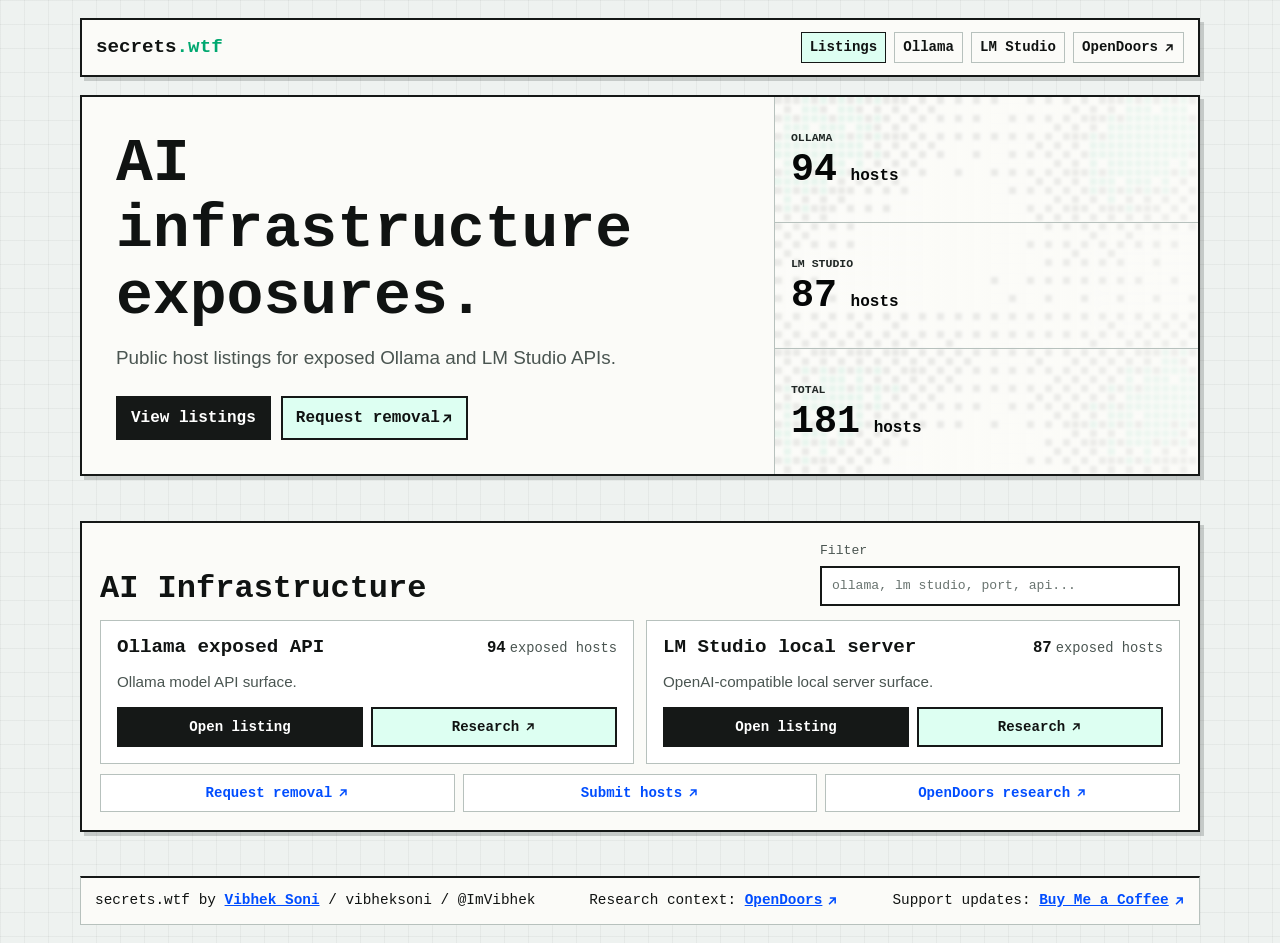
<file: index.html>
<!doctype html>
<html lang="en">
<head>
    <meta charset="utf-8">
    <meta name="viewport" content="width=device-width, initial-scale=1">
    <title>secrets.wtf | AI Infrastructure Exposure Listings</title>
    <meta name="title" content="secrets.wtf | AI Infrastructure Exposure Listings">
    <meta name="description" content="secrets.wtf indexes public exposure listings for Ollama and LM Studio AI infrastructure, with host inventories and model observations.">
    <meta name="author" content="Vibhek Soni">
    <meta name="creator" content="Vibhek Soni">
    <meta name="publisher" content="Vibhek Soni">
    <meta name="robots" content="index, follow, max-image-preview:large">
    <meta name="application-name" content="secrets.wtf">
    <meta name="apple-mobile-web-app-title" content="secrets.wtf">
    <meta name="theme-color" content="#0b0f0f">
    <link rel="canonical" href="https://secrets.wtf/">
    <link rel="alternate" hreflang="en" href="https://secrets.wtf/">
    <link rel="alternate" hreflang="en-US" href="https://secrets.wtf/">
    <link rel="alternate" hreflang="x-default" href="https://secrets.wtf/">
    <link rel="author" href="https://vibheksoni.com/">
    <link rel="manifest" href="/site.webmanifest">
    <link rel="icon" href="/assets/favicon.svg" type="image/svg+xml">
    <link rel="image_src" href="https://secrets.wtf/assets/secrets-wtf-social.png">
    <link rel="me" href="https://vibheksoni.com/">
    <link rel="me" href="https://opendoors.wtf/">
    <link rel="me" href="https://github.com/vibheksoni">
    <link rel="me" href="https://x.com/ImVibhek">
    <link rel="me" href="https://www.linkedin.com/in/vibheksoni/">
    <link rel="me" href="https://www.instagram.com/nyc.vibhek/">
    <link rel="me" href="https://deepwiki.com/vibheksoni">
    <link rel="me" href="https://buymeacoffee.com/vibheksoni">
    <meta property="og:type" content="website">
    <meta property="og:url" content="https://secrets.wtf/">
    <meta property="og:title" content="secrets.wtf | AI Infrastructure Exposure Listings">
    <meta property="og:description" content="Public exposure listings for Ollama and LM Studio AI infrastructure hosts, with host inventories and model observations.">
    <meta property="og:image" content="https://secrets.wtf/assets/secrets-wtf-social.png">
    <meta property="og:image:secure_url" content="https://secrets.wtf/assets/secrets-wtf-social.png">
    <meta property="og:image:type" content="image/png">
    <meta property="og:image:width" content="1200">
    <meta property="og:image:height" content="630">
    <meta property="og:image:alt" content="secrets.wtf public exposure listings for AI infrastructure by Vibhek Soni">
    <meta property="og:site_name" content="secrets.wtf">
    <meta property="og:locale" content="en_US">
    <meta name="twitter:card" content="summary_large_image">
    <meta name="twitter:title" content="secrets.wtf | AI Infrastructure Exposure Listings">
    <meta name="twitter:description" content="Public exposure listings for Ollama and LM Studio AI infrastructure hosts, with host inventories and model observations.">
    <meta name="twitter:image" content="https://secrets.wtf/assets/secrets-wtf-social.png">
    <meta name="twitter:image:alt" content="secrets.wtf public exposure listings for AI infrastructure by Vibhek Soni">
    <meta name="twitter:creator" content="@ImVibhek">
    <meta name="twitter:site" content="@ImVibhek">
    <meta name="twitter:url" content="https://secrets.wtf/">
    <meta name="twitter:domain" content="secrets.wtf">
    <link rel="stylesheet" href="/styles/main.css">
    <script type="application/ld+json">
    {
        "@context": "https://schema.org",
        "@graph": [
            {
                "@type": "WebSite",
                "@id": "https://secrets.wtf/#website",
                "name": "secrets.wtf",
                "url": "https://secrets.wtf/",
                "description": "Public exposure listings for Ollama and LM Studio AI infrastructure hosts.",
                "inLanguage": "en-US",
                "image": "https://secrets.wtf/assets/secrets-wtf-social.png",
                "dateModified": "2026-06-20",
                "copyrightYear": "2026",
                "copyrightHolder": {
                    "@id": "https://vibheksoni.com/#vibhek-soni"
                },
                "creator": {
                    "@id": "https://vibheksoni.com/#vibhek-soni"
                },
                "publisher": {
                    "@id": "https://vibheksoni.com/#vibhek-soni"
                }
            },
            {
                "@type": ["WebPage", "CollectionPage"],
                "@id": "https://secrets.wtf/#webpage",
                "url": "https://secrets.wtf/",
                "name": "secrets.wtf | AI Infrastructure Exposure Listings",
                "description": "Public exposure listings for Ollama and LM Studio AI infrastructure hosts.",
                "inLanguage": "en-US",
                "dateModified": "2026-06-20",
                "isAccessibleForFree": true,
                "primaryImageOfPage": {
                    "@type": "ImageObject",
                    "url": "https://secrets.wtf/assets/secrets-wtf-social.png",
                    "width": 1200,
                    "height": 630,
                    "caption": "secrets.wtf AI infrastructure exposure listings"
                },
                "isPartOf": {
                    "@id": "https://secrets.wtf/#website"
                },
                "mainEntity": {
                    "@id": "https://secrets.wtf/#catalog"
                }
            },
            {
                "@type": "DataCatalog",
                "@id": "https://secrets.wtf/#catalog",
                "name": "secrets.wtf AI infrastructure exposure listings",
                "description": "Public exposure listings for Ollama and LM Studio AI infrastructure hosts.",
                "url": "https://secrets.wtf/",
                "inLanguage": "en-US",
                "image": "https://secrets.wtf/assets/secrets-wtf-social.png",
                "about": [
                    {
                        "@type": "Thing",
                        "name": "AI infrastructure"
                    },
                    {
                        "@type": "Thing",
                        "name": "Ollama"
                    },
                    {
                        "@type": "Thing",
                        "name": "LM Studio"
                    },
                    {
                        "@type": "Thing",
                        "name": "OpenAI-compatible APIs"
                    },
                    {
                        "@type": "Thing",
                        "name": "Public API exposure"
                    }
                ],
                "keywords": [
                    "AI infrastructure exposure",
                    "Ollama exposed API",
                    "LM Studio server exposure",
                    "OpenAI-compatible API",
                    "public exposure intelligence"
                ],
                "creator": {
                    "@id": "https://vibheksoni.com/#vibhek-soni"
                },
                "publisher": {
                    "@id": "https://vibheksoni.com/#vibhek-soni"
                },
                "dateModified": "2026-06-20",
                "isAccessibleForFree": true,
                "dataset": [
                    {
                        "@id": "https://secrets.wtf/listings/ollama/#dataset"
                    },
                    {
                        "@id": "https://secrets.wtf/listings/lm-studio/#dataset"
                    }
                ]
            },
            {
                "@type": "ItemList",
                "@id": "https://secrets.wtf/#ai-infra-listings",
                "name": "AI infrastructure exposure listings",
                "url": "https://secrets.wtf/#ai-infra",
                "numberOfItems": 2,
                "itemListElement": [
                    {
                        "@type": "ListItem",
                        "position": 1,
                        "url": "https://secrets.wtf/listings/ollama/",
                        "name": "Ollama exposed API"
                    },
                    {
                        "@type": "ListItem",
                        "position": 2,
                        "url": "https://secrets.wtf/listings/lm-studio/",
                        "name": "LM Studio local server"
                    }
                ]
            },
            {
                "@type": "Person",
                "@id": "https://vibheksoni.com/#vibhek-soni",
                "name": "Vibhek Soni",
                "alternateName": ["vibheksoni", "VibhekSoni", "ImVibhek"],
                "url": "https://vibheksoni.com/",
                "image": "https://vibheksoni.com/vibhek-soni-profile.jpg",
                "description": "Vibhek Soni, also known as vibheksoni and ImVibhek, is a New York backend systems builder focused on AI infrastructure, security research, browser automation, protocol analysis, MCP tooling, Python, Rust, and Go.",
                "mainEntityOfPage": {
                    "@id": "https://vibheksoni.com/#profile"
                },
                "hasOccupation": {
                    "@type": "Occupation",
                    "name": "Backend Systems Builder",
                    "description": "Backend systems, AI infrastructure, developer tooling, and security research."
                },
                "workLocation": {
                    "@type": "Place",
                    "name": "New York, NY"
                },
                "sameAs": [
                    "https://vibheksoni.com/",
                    "https://github.com/vibheksoni",
                    "https://x.com/ImVibhek",
                    "https://www.linkedin.com/in/vibheksoni/",
                    "https://www.instagram.com/nyc.vibhek/",
                    "https://opendoors.wtf/",
                    "https://deepwiki.com/vibheksoni",
                    "https://buymeacoffee.com/vibheksoni"
                ],
                "knowsAbout": [
                    "AI infrastructure",
                    "Security research",
                    "Backend systems",
                    "Browser automation",
                    "Protocol analysis",
                    "MCP tooling",
                    "Public exposure intelligence",
                    "Python",
                    "Rust",
                    "Go"
                ]
            }
        ]
    }
    </script>
</head>
<body>
    <header class="site-header">
        <a class="brand" href="/" aria-label="secrets.wtf home">
            <span class="brand-mark">secrets</span><span class="brand-dot">.wtf</span>
        </a>
        <nav aria-label="Primary" data-site-nav>
            <a href="/#ai-infra">Listings</a>
            <a href="/listings/ollama/">Ollama</a>
            <a href="/listings/lm-studio/">LM Studio</a>
            <a href="https://opendoors.wtf/" rel="me noopener" target="_blank">OpenDoors<svg class="external-icon" viewBox="0 0 16 16" aria-hidden="true" focusable="false"><path d="M5 3h8v8h-2V6.41l-6.3 6.3-1.4-1.42L9.59 5H5V3z"></path></svg></a>
        </nav>
    </header>

    <main>
        <section class="index-hero" aria-labelledby="hero-title">
            <div class="hero-cta">
                <h1 id="hero-title">AI infrastructure exposures.</h1>
                <p>
                    Public host listings for exposed Ollama and LM Studio APIs.
                </p>
                <div class="hero-actions">
                    <a class="button" href="#ai-infra">View listings</a>
                    <a class="button secondary" href="https://github.com/vibheksoni/secrets-wtf/issues/new/choose" rel="noopener" target="_blank">Request removal<svg class="external-icon" viewBox="0 0 16 16" aria-hidden="true" focusable="false"><path d="M5 3h8v8h-2V6.41l-6.3 6.3-1.4-1.42L9.59 5H5V3z"></path></svg></a>
                </div>
            </div>
            <div class="hero-visual" aria-label="Current exposure index totals">
                <canvas
                    class="dither-canvas"
                    data-dither-canvas
                    data-cell-size="9"
                    data-min-speed="0.0009"
                    data-max-speed="0.0032"
                    data-noise="0.28"
                    data-active-noise="0.48"
                    data-pointer-influence="0.62"
                    data-scroll-influence="0.28"
                    data-accent="#00a870"
                    data-ink="#101312"
                    data-bg="#fbfbf8"
                    aria-hidden="true"></canvas>
                <div class="index-stats">
                    <div>
                        <span>Ollama</span>
                        <strong><span data-live-count="ollama">94</span> hosts</strong>
                    </div>
                    <div>
                        <span>LM Studio</span>
                        <strong><span data-live-count="lmstudio">87</span> hosts</strong>
                    </div>
                    <div>
                        <span>Total</span>
                        <strong><span data-live-count="total">181</span> hosts</strong>
                    </div>
                </div>
            </div>
        </section>

        <section id="ai-infra" class="section compact-section index-workbench">
            <div class="section-head">
                <div>
                    <h2>AI Infrastructure</h2>
                </div>
                <label class="search-box">
                    <span>Filter</span>
                    <input id="listing-filter" type="search" placeholder="ollama, lm studio, port, api..." autocomplete="off">
                </label>
            </div>

            <div class="listing-table" id="listing-grid">
                <article class="listing-row" data-name="ollama" data-tags="ai-infra local-llm model-api port-11434 host-inventory">
                    <div class="row-main">
                        <div class="row-title">
                            <h3>Ollama exposed API</h3>
                            <span><strong data-live-count="ollama">94</strong> exposed hosts</span>
                        </div>
                        <p>Ollama model API surface.</p>
                    </div>
                    <div class="row-actions">
                        <a class="button small" href="/listings/ollama/">Open listing</a>
                        <a class="button small secondary" href="https://opendoors.wtf/blog/ollama-api-security/" rel="me noopener" target="_blank">Research<svg class="external-icon" viewBox="0 0 16 16" aria-hidden="true" focusable="false"><path d="M5 3h8v8h-2V6.41l-6.3 6.3-1.4-1.42L9.59 5H5V3z"></path></svg></a>
                    </div>
                </article>

                <article class="listing-row" data-name="lm studio" data-tags="ai-infra local-llm openai-compatible port-1234 host-inventory">
                    <div class="row-main">
                        <div class="row-title">
                            <h3>LM Studio local server</h3>
                            <span><strong data-live-count="lmstudio">87</strong> exposed hosts</span>
                        </div>
                        <p>OpenAI-compatible local server surface.</p>
                    </div>
                    <div class="row-actions">
                        <a class="button small" href="/listings/lm-studio/">Open listing</a>
                        <a class="button small secondary" href="https://opendoors.wtf/blog/lmstudio-api-security/" rel="me noopener" target="_blank">Research<svg class="external-icon" viewBox="0 0 16 16" aria-hidden="true" focusable="false"><path d="M5 3h8v8h-2V6.41l-6.3 6.3-1.4-1.42L9.59 5H5V3z"></path></svg></a>
                    </div>
                </article>
            </div>
            <div class="listing-actions" aria-label="Contribute or request cleanup">
                <a href="https://github.com/vibheksoni/secrets-wtf/issues/new/choose" rel="noopener" target="_blank">Request removal<svg class="external-icon" viewBox="0 0 16 16" aria-hidden="true" focusable="false"><path d="M5 3h8v8h-2V6.41l-6.3 6.3-1.4-1.42L9.59 5H5V3z"></path></svg></a>
                <a href="https://github.com/vibheksoni/secrets-wtf/pulls" rel="noopener" target="_blank">Submit hosts<svg class="external-icon" viewBox="0 0 16 16" aria-hidden="true" focusable="false"><path d="M5 3h8v8h-2V6.41l-6.3 6.3-1.4-1.42L9.59 5H5V3z"></path></svg></a>
                <a href="https://opendoors.wtf/" rel="me noopener" target="_blank">OpenDoors research<svg class="external-icon" viewBox="0 0 16 16" aria-hidden="true" focusable="false"><path d="M5 3h8v8h-2V6.41l-6.3 6.3-1.4-1.42L9.59 5H5V3z"></path></svg></a>
            </div>
            <p class="empty-state" id="empty-state" hidden>No matching listings yet.</p>
        </section>
    </main>

    <footer>
        <span>secrets.wtf by <a href="https://vibheksoni.com/" rel="me author">Vibhek Soni</a> / vibheksoni / @ImVibhek</span>
        <span>Research context: <a href="https://opendoors.wtf/" rel="me noopener" target="_blank">OpenDoors<svg class="external-icon" viewBox="0 0 16 16" aria-hidden="true" focusable="false"><path d="M5 3h8v8h-2V6.41l-6.3 6.3-1.4-1.42L9.59 5H5V3z"></path></svg></a></span>
        <span>Support updates: <a href="https://buymeacoffee.com/vibheksoni" rel="me noopener" target="_blank">Buy Me a Coffee<svg class="external-icon" viewBox="0 0 16 16" aria-hidden="true" focusable="false"><path d="M5 3h8v8h-2V6.41l-6.3 6.3-1.4-1.42L9.59 5H5V3z"></path></svg></a></span>
    </footer>

    <script src="/js/site-nav.js"></script>
    <script src="/js/main.js"></script>
</body>
</html>
</file>
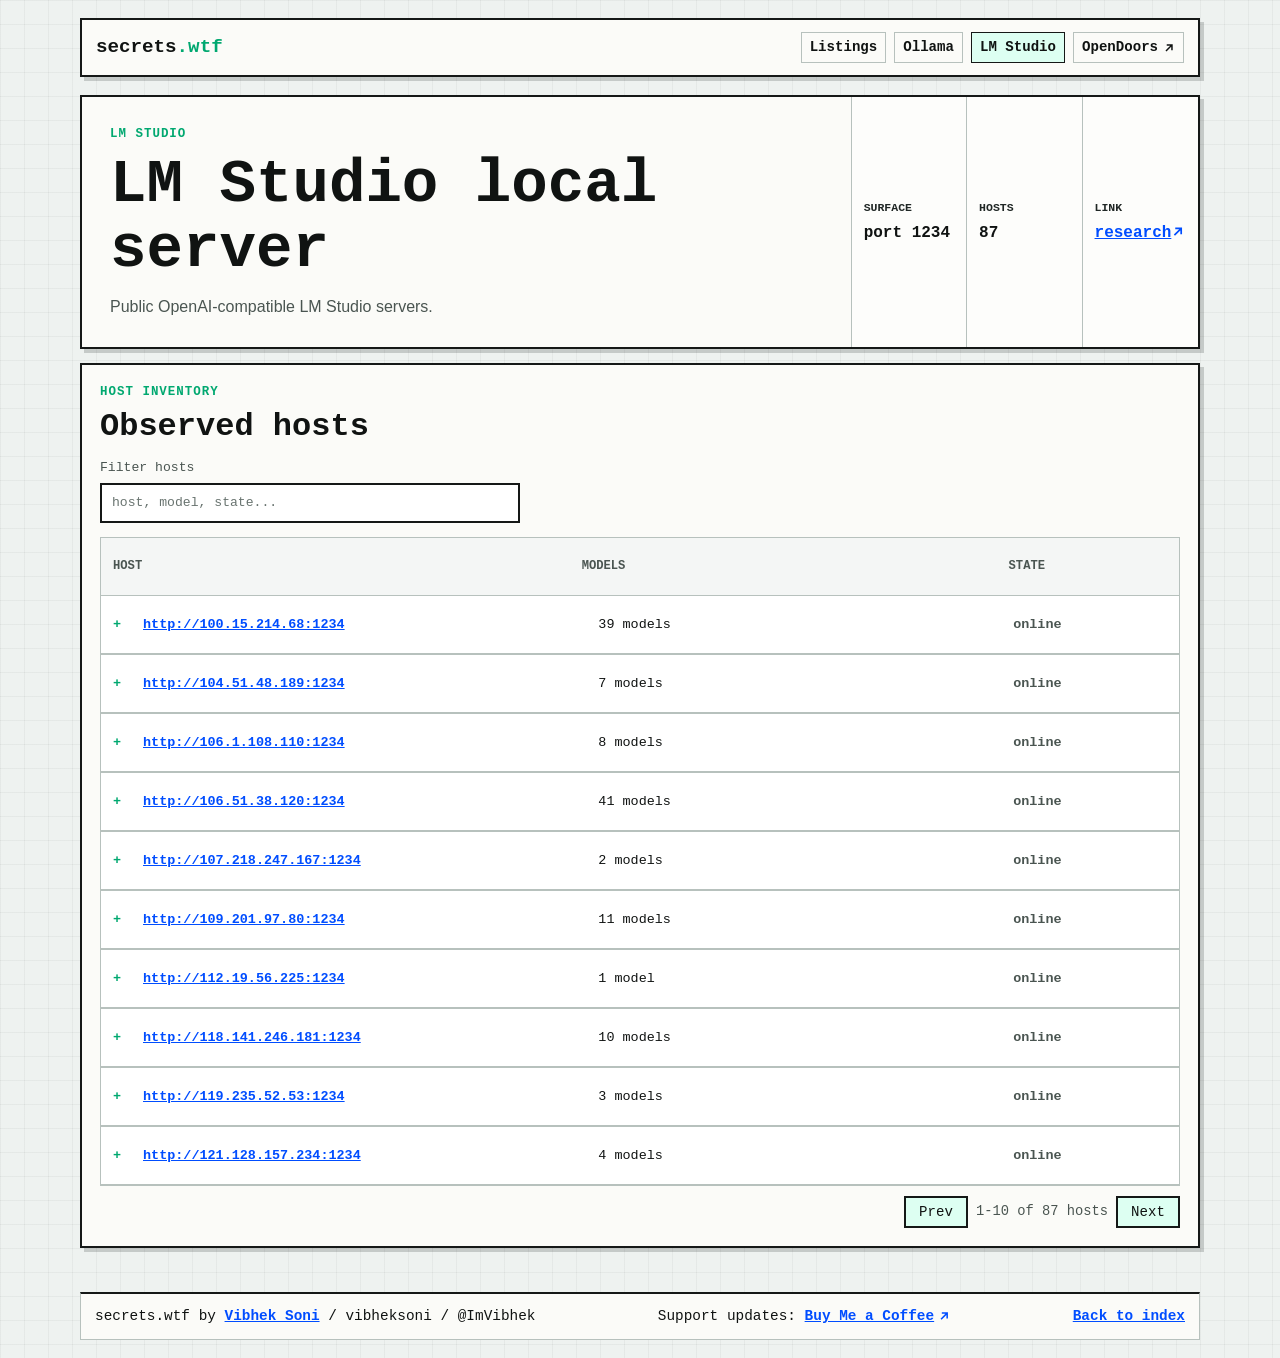
<file: listings/lm-studio/index.html>
<!doctype html>
<html lang="en">
<head>
    <meta charset="utf-8">
    <meta name="viewport" content="width=device-width, initial-scale=1">
    <title>LM Studio Local Server Exposure | secrets.wtf</title>
    <meta name="title" content="LM Studio Local Server Exposure | secrets.wtf">
    <meta name="description" content="Public LM Studio server exposure listing with host rows and observed models.">
    <meta name="author" content="Vibhek Soni">
    <meta name="creator" content="Vibhek Soni">
    <meta name="publisher" content="Vibhek Soni">
    <meta name="robots" content="index, follow, max-image-preview:large">
    <meta name="application-name" content="secrets.wtf">
    <meta name="apple-mobile-web-app-title" content="secrets.wtf">
    <meta name="theme-color" content="#0b0f0f">
    <link rel="canonical" href="https://secrets.wtf/listings/lm-studio/">
    <link rel="alternate" hreflang="en" href="https://secrets.wtf/listings/lm-studio/">
    <link rel="alternate" hreflang="en-US" href="https://secrets.wtf/listings/lm-studio/">
    <link rel="alternate" hreflang="x-default" href="https://secrets.wtf/listings/lm-studio/">
    <link rel="author" href="https://vibheksoni.com/">
    <link rel="manifest" href="/site.webmanifest">
    <link rel="icon" href="/assets/favicon.svg" type="image/svg+xml">
    <link rel="image_src" href="https://secrets.wtf/assets/secrets-wtf-social.png">
    <link rel="me" href="https://vibheksoni.com/">
    <link rel="me" href="https://opendoors.wtf/">
    <link rel="me" href="https://github.com/vibheksoni">
    <link rel="me" href="https://x.com/ImVibhek">
    <link rel="me" href="https://www.linkedin.com/in/vibheksoni/">
    <link rel="me" href="https://www.instagram.com/nyc.vibhek/">
    <link rel="me" href="https://deepwiki.com/vibheksoni">
    <link rel="me" href="https://buymeacoffee.com/vibheksoni">
    <meta property="og:type" content="website">
    <meta property="og:url" content="https://secrets.wtf/listings/lm-studio/">
    <meta property="og:title" content="LM Studio Local Server Exposure | secrets.wtf">
    <meta property="og:description" content="Public LM Studio server exposure listing with host rows and observed models.">
    <meta property="og:image" content="https://secrets.wtf/assets/secrets-wtf-social.png">
    <meta property="og:image:secure_url" content="https://secrets.wtf/assets/secrets-wtf-social.png">
    <meta property="og:image:type" content="image/png">
    <meta property="og:image:width" content="1200">
    <meta property="og:image:height" content="630">
    <meta property="og:image:alt" content="secrets.wtf public exposure listing for LM Studio servers">
    <meta property="og:site_name" content="secrets.wtf">
    <meta property="og:locale" content="en_US">
    <meta name="twitter:card" content="summary_large_image">
    <meta name="twitter:title" content="LM Studio Local Server Exposure | secrets.wtf">
    <meta name="twitter:description" content="Public LM Studio server exposure listing with host rows and observed models.">
    <meta name="twitter:image" content="https://secrets.wtf/assets/secrets-wtf-social.png">
    <meta name="twitter:image:alt" content="secrets.wtf public exposure listing for LM Studio servers">
    <meta name="twitter:creator" content="@ImVibhek">
    <meta name="twitter:site" content="@ImVibhek">
    <meta name="twitter:url" content="https://secrets.wtf/listings/lm-studio/">
    <meta name="twitter:domain" content="secrets.wtf">
    <link rel="stylesheet" href="/styles/main.css">
    <script type="application/ld+json">
    {
        "@context": "https://schema.org",
        "@graph": [
            {
                "@type": ["WebPage", "CollectionPage"],
                "@id": "https://secrets.wtf/listings/lm-studio/#webpage",
                "url": "https://secrets.wtf/listings/lm-studio/",
                "name": "LM Studio Local Server Exposure | secrets.wtf",
                "description": "Public LM Studio server exposure listing with host rows and observed models.",
                "inLanguage": "en-US",
                "dateModified": "2026-06-20",
                "isAccessibleForFree": true,
                "primaryImageOfPage": {
                    "@type": "ImageObject",
                    "url": "https://secrets.wtf/assets/secrets-wtf-social.png",
                    "width": 1200,
                    "height": 630,
                    "caption": "secrets.wtf public exposure listing for LM Studio servers"
                },
                "isPartOf": {
                    "@id": "https://secrets.wtf/#website"
                },
                "mainEntity": {
                    "@id": "https://secrets.wtf/listings/lm-studio/#dataset"
                }
            },
            {
                "@type": "Dataset",
                "@id": "https://secrets.wtf/listings/lm-studio/#dataset",
                "name": "LM Studio exposed local server hosts",
                "description": "Public LM Studio server exposure listing with host rows and observed models.",
                "url": "https://secrets.wtf/listings/lm-studio/",
                "mainEntityOfPage": {
                    "@id": "https://secrets.wtf/listings/lm-studio/#webpage"
                },
                "includedInDataCatalog": {
                    "@id": "https://secrets.wtf/#catalog"
                },
                "creator": {
                    "@id": "https://vibheksoni.com/#vibhek-soni"
                },
                "publisher": {
                    "@id": "https://vibheksoni.com/#vibhek-soni"
                },
                "keywords": ["LM Studio", "AI infrastructure", "public exposure", "OpenAI-compatible API", "port 1234"],
                "about": [
                    {
                        "@type": "Thing",
                        "name": "LM Studio"
                    },
                    {
                        "@type": "Thing",
                        "name": "AI infrastructure"
                    },
                    {
                        "@type": "Thing",
                        "name": "OpenAI-compatible API exposure"
                    }
                ],
                "image": "https://secrets.wtf/assets/secrets-wtf-social.png",
                "citation": "https://opendoors.wtf/blog/lmstudio-api-security/",
                "measurementTechnique": "Public host inventory and model observations",
                "variableMeasured": [
                    "host endpoint",
                    "model list response",
                    "observed availability state"
                ],
                "isAccessibleForFree": true,
                "dateModified": "2026-06-20",
                "copyrightYear": "2026",
                "copyrightHolder": {
                    "@id": "https://vibheksoni.com/#vibhek-soni"
                },
                "distribution": {
                    "@type": "DataDownload",
                    "encodingFormat": "application/json",
                    "contentUrl": "https://secrets.wtf/data/hosts/lmstudio.json"
                }
            },
            {
                "@type": "BreadcrumbList",
                "@id": "https://secrets.wtf/listings/lm-studio/#breadcrumbs",
                "itemListElement": [
                    {
                        "@type": "ListItem",
                        "position": 1,
                        "name": "secrets.wtf",
                        "item": "https://secrets.wtf/"
                    },
                    {
                        "@type": "ListItem",
                        "position": 2,
                        "name": "LM Studio local server",
                        "item": "https://secrets.wtf/listings/lm-studio/"
                    }
                ]
            },
            {
                "@type": "Person",
                "@id": "https://vibheksoni.com/#vibhek-soni",
                "name": "Vibhek Soni",
                "alternateName": ["vibheksoni", "VibhekSoni", "ImVibhek"],
                "url": "https://vibheksoni.com/",
                "image": "https://vibheksoni.com/vibhek-soni-profile.jpg",
                "description": "Vibhek Soni, also known as vibheksoni and ImVibhek, is a New York backend systems builder focused on AI infrastructure, security research, browser automation, protocol analysis, MCP tooling, Python, Rust, and Go.",
                "mainEntityOfPage": {
                    "@id": "https://vibheksoni.com/#profile"
                },
                "hasOccupation": {
                    "@type": "Occupation",
                    "name": "Backend Systems Builder"
                },
                "workLocation": {
                    "@type": "Place",
                    "name": "New York, NY"
                },
                "sameAs": [
                    "https://vibheksoni.com/",
                    "https://github.com/vibheksoni",
                    "https://x.com/ImVibhek",
                    "https://www.linkedin.com/in/vibheksoni/",
                    "https://www.instagram.com/nyc.vibhek/",
                    "https://opendoors.wtf/",
                    "https://deepwiki.com/vibheksoni",
                    "https://buymeacoffee.com/vibheksoni"
                ],
                "knowsAbout": [
                    "AI infrastructure",
                    "Security research",
                    "Backend systems",
                    "Browser automation",
                    "Protocol analysis",
                    "MCP tooling",
                    "Public exposure intelligence",
                    "Python",
                    "Rust",
                    "Go"
                ]
            }
        ]
    }
    </script>
</head>
<body>
    <header class="site-header">
        <a class="brand" href="/" aria-label="secrets.wtf home">
            <span class="brand-mark">secrets</span><span class="brand-dot">.wtf</span>
        </a>
        <nav aria-label="Primary" data-site-nav>
            <a href="/#ai-infra">Listings</a>
            <a href="/listings/ollama/">Ollama</a>
            <a href="/listings/lm-studio/">LM Studio</a>
            <a href="https://opendoors.wtf/" rel="me noopener" target="_blank">OpenDoors<svg class="external-icon" viewBox="0 0 16 16" aria-hidden="true" focusable="false"><path d="M5 3h8v8h-2V6.41l-6.3 6.3-1.4-1.42L9.59 5H5V3z"></path></svg></a>
        </nav>
    </header>

    <main>
        <section class="listing-detail">
            <div class="detail-title">
                <p class="eyebrow">LM Studio</p>
                <h1>LM Studio local server</h1>
                <p>
                    Public OpenAI-compatible LM Studio servers.
                </p>
            </div>
            <aside class="detail-summary" aria-label="Listing summary">
                <div>
                    <span>surface</span>
                    <strong>port 1234</strong>
                </div>
                <div>
                    <span>hosts</span>
                    <strong>87</strong>
                </div>
                <div>
                    <span>link</span>
                    <strong><a href="https://opendoors.wtf/blog/lmstudio-api-security/" rel="me noopener" target="_blank">research<svg class="external-icon" viewBox="0 0 16 16" aria-hidden="true" focusable="false"><path d="M5 3h8v8h-2V6.41l-6.3 6.3-1.4-1.42L9.59 5H5V3z"></path></svg></a></strong>
                </div>
            </aside>
        </section>

        <section class="section compact-section">
            <p class="eyebrow">host inventory</p>
            <h2>Observed hosts</h2>
            <div class="table-controls">
                <label class="search-box">
                    <span>Filter hosts</span>
                    <input id="host-filter" type="search" placeholder="host, model, state..." autocomplete="off">
                </label>
            </div>
            <div class="host-table" id="host-table" data-service="lmstudio" data-hosts="/data/hosts/lmstudio.json" data-page-size="10">
                <div class="host-row host-head">
                    <span>host</span>
                    <span>models</span>
                    <span>state</span>
                </div>
            </div>
        </section>
    </main>

    <footer>
        <span>secrets.wtf by <a href="https://vibheksoni.com/" rel="me author">Vibhek Soni</a> / vibheksoni / @ImVibhek</span>
        <span>Support updates: <a href="https://buymeacoffee.com/vibheksoni" rel="me noopener" target="_blank">Buy Me a Coffee<svg class="external-icon" viewBox="0 0 16 16" aria-hidden="true" focusable="false"><path d="M5 3h8v8h-2V6.41l-6.3 6.3-1.4-1.42L9.59 5H5V3z"></path></svg></a></span>
        <span><a href="/">Back to index</a></span>
    </footer>
    <script src="/js/site-nav.js"></script>
    <script src="/js/hosts.js"></script>
</body>
</html>
</file>
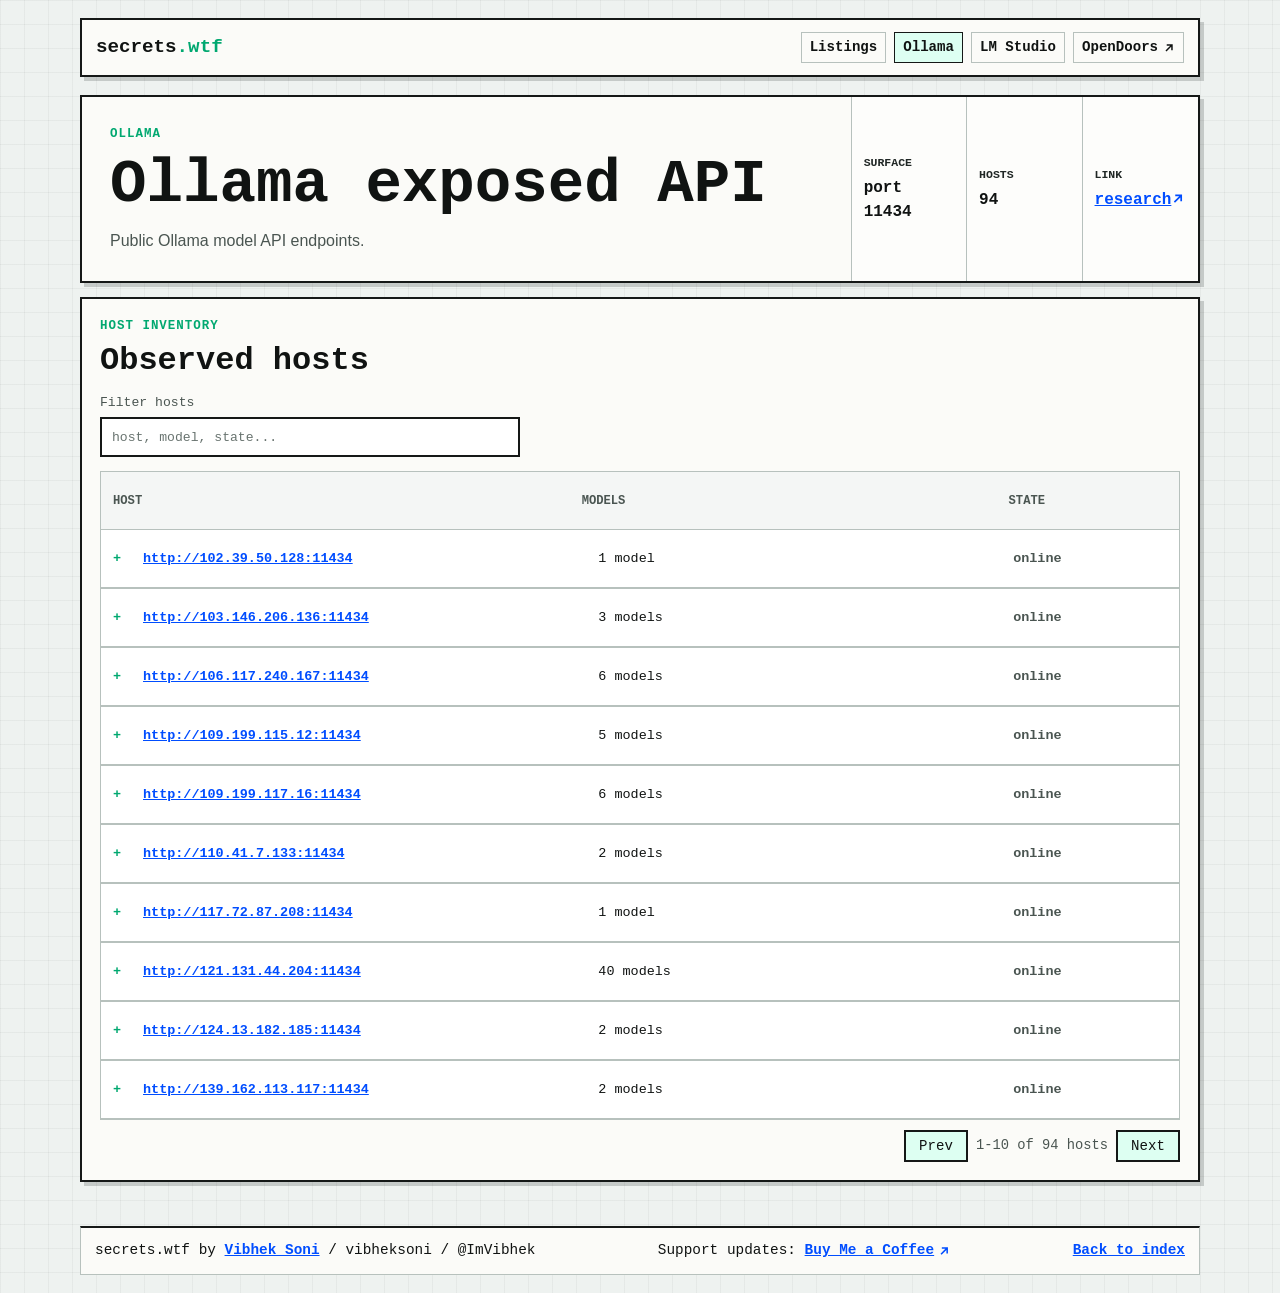
<file: listings/ollama/index.html>
<!doctype html>
<html lang="en">
<head>
    <meta charset="utf-8">
    <meta name="viewport" content="width=device-width, initial-scale=1">
    <title>Ollama Exposed API | secrets.wtf</title>
    <meta name="title" content="Ollama Exposed API | secrets.wtf">
    <meta name="description" content="Public Ollama API exposure listing with host rows and observed models.">
    <meta name="author" content="Vibhek Soni">
    <meta name="creator" content="Vibhek Soni">
    <meta name="publisher" content="Vibhek Soni">
    <meta name="robots" content="index, follow, max-image-preview:large">
    <meta name="application-name" content="secrets.wtf">
    <meta name="apple-mobile-web-app-title" content="secrets.wtf">
    <meta name="theme-color" content="#0b0f0f">
    <link rel="canonical" href="https://secrets.wtf/listings/ollama/">
    <link rel="alternate" hreflang="en" href="https://secrets.wtf/listings/ollama/">
    <link rel="alternate" hreflang="en-US" href="https://secrets.wtf/listings/ollama/">
    <link rel="alternate" hreflang="x-default" href="https://secrets.wtf/listings/ollama/">
    <link rel="author" href="https://vibheksoni.com/">
    <link rel="manifest" href="/site.webmanifest">
    <link rel="icon" href="/assets/favicon.svg" type="image/svg+xml">
    <link rel="image_src" href="https://secrets.wtf/assets/secrets-wtf-social.png">
    <link rel="me" href="https://vibheksoni.com/">
    <link rel="me" href="https://opendoors.wtf/">
    <link rel="me" href="https://github.com/vibheksoni">
    <link rel="me" href="https://x.com/ImVibhek">
    <link rel="me" href="https://www.linkedin.com/in/vibheksoni/">
    <link rel="me" href="https://www.instagram.com/nyc.vibhek/">
    <link rel="me" href="https://deepwiki.com/vibheksoni">
    <link rel="me" href="https://buymeacoffee.com/vibheksoni">
    <meta property="og:type" content="website">
    <meta property="og:url" content="https://secrets.wtf/listings/ollama/">
    <meta property="og:title" content="Ollama Exposed API | secrets.wtf">
    <meta property="og:description" content="Public Ollama API exposure listing with host rows and observed models.">
    <meta property="og:image" content="https://secrets.wtf/assets/secrets-wtf-social.png">
    <meta property="og:image:secure_url" content="https://secrets.wtf/assets/secrets-wtf-social.png">
    <meta property="og:image:type" content="image/png">
    <meta property="og:image:width" content="1200">
    <meta property="og:image:height" content="630">
    <meta property="og:image:alt" content="secrets.wtf public exposure listing for Ollama APIs">
    <meta property="og:site_name" content="secrets.wtf">
    <meta property="og:locale" content="en_US">
    <meta name="twitter:card" content="summary_large_image">
    <meta name="twitter:title" content="Ollama Exposed API | secrets.wtf">
    <meta name="twitter:description" content="Public Ollama API exposure listing with host rows and observed models.">
    <meta name="twitter:image" content="https://secrets.wtf/assets/secrets-wtf-social.png">
    <meta name="twitter:image:alt" content="secrets.wtf public exposure listing for Ollama APIs">
    <meta name="twitter:creator" content="@ImVibhek">
    <meta name="twitter:site" content="@ImVibhek">
    <meta name="twitter:url" content="https://secrets.wtf/listings/ollama/">
    <meta name="twitter:domain" content="secrets.wtf">
    <link rel="stylesheet" href="/styles/main.css">
    <script type="application/ld+json">
    {
        "@context": "https://schema.org",
        "@graph": [
            {
                "@type": ["WebPage", "CollectionPage"],
                "@id": "https://secrets.wtf/listings/ollama/#webpage",
                "url": "https://secrets.wtf/listings/ollama/",
                "name": "Ollama Exposed API | secrets.wtf",
                "description": "Public Ollama API exposure listing with host rows and observed models.",
                "inLanguage": "en-US",
                "dateModified": "2026-06-20",
                "isAccessibleForFree": true,
                "primaryImageOfPage": {
                    "@type": "ImageObject",
                    "url": "https://secrets.wtf/assets/secrets-wtf-social.png",
                    "width": 1200,
                    "height": 630,
                    "caption": "secrets.wtf public exposure listing for Ollama APIs"
                },
                "isPartOf": {
                    "@id": "https://secrets.wtf/#website"
                },
                "mainEntity": {
                    "@id": "https://secrets.wtf/listings/ollama/#dataset"
                }
            },
            {
                "@type": "Dataset",
                "@id": "https://secrets.wtf/listings/ollama/#dataset",
                "name": "Ollama exposed API hosts",
                "description": "Public Ollama API exposure listing with host rows and observed models.",
                "url": "https://secrets.wtf/listings/ollama/",
                "mainEntityOfPage": {
                    "@id": "https://secrets.wtf/listings/ollama/#webpage"
                },
                "includedInDataCatalog": {
                    "@id": "https://secrets.wtf/#catalog"
                },
                "creator": {
                    "@id": "https://vibheksoni.com/#vibhek-soni"
                },
                "publisher": {
                    "@id": "https://vibheksoni.com/#vibhek-soni"
                },
                "keywords": ["Ollama", "AI infrastructure", "public exposure", "model API", "port 11434"],
                "about": [
                    {
                        "@type": "Thing",
                        "name": "Ollama"
                    },
                    {
                        "@type": "Thing",
                        "name": "AI infrastructure"
                    },
                    {
                        "@type": "Thing",
                        "name": "public API exposure"
                    }
                ],
                "image": "https://secrets.wtf/assets/secrets-wtf-social.png",
                "citation": "https://opendoors.wtf/blog/ollama-api-security/",
                "measurementTechnique": "Public host inventory and model observations",
                "variableMeasured": [
                    "host endpoint",
                    "model list response",
                    "observed availability state"
                ],
                "isAccessibleForFree": true,
                "dateModified": "2026-06-20",
                "copyrightYear": "2026",
                "copyrightHolder": {
                    "@id": "https://vibheksoni.com/#vibhek-soni"
                },
                "distribution": {
                    "@type": "DataDownload",
                    "encodingFormat": "application/json",
                    "contentUrl": "https://secrets.wtf/data/hosts/ollama.json"
                }
            },
            {
                "@type": "BreadcrumbList",
                "@id": "https://secrets.wtf/listings/ollama/#breadcrumbs",
                "itemListElement": [
                    {
                        "@type": "ListItem",
                        "position": 1,
                        "name": "secrets.wtf",
                        "item": "https://secrets.wtf/"
                    },
                    {
                        "@type": "ListItem",
                        "position": 2,
                        "name": "Ollama exposed API",
                        "item": "https://secrets.wtf/listings/ollama/"
                    }
                ]
            },
            {
                "@type": "Person",
                "@id": "https://vibheksoni.com/#vibhek-soni",
                "name": "Vibhek Soni",
                "alternateName": ["vibheksoni", "VibhekSoni", "ImVibhek"],
                "url": "https://vibheksoni.com/",
                "image": "https://vibheksoni.com/vibhek-soni-profile.jpg",
                "description": "Vibhek Soni, also known as vibheksoni and ImVibhek, is a New York backend systems builder focused on AI infrastructure, security research, browser automation, protocol analysis, MCP tooling, Python, Rust, and Go.",
                "mainEntityOfPage": {
                    "@id": "https://vibheksoni.com/#profile"
                },
                "hasOccupation": {
                    "@type": "Occupation",
                    "name": "Backend Systems Builder"
                },
                "workLocation": {
                    "@type": "Place",
                    "name": "New York, NY"
                },
                "sameAs": [
                    "https://vibheksoni.com/",
                    "https://github.com/vibheksoni",
                    "https://x.com/ImVibhek",
                    "https://www.linkedin.com/in/vibheksoni/",
                    "https://www.instagram.com/nyc.vibhek/",
                    "https://opendoors.wtf/",
                    "https://deepwiki.com/vibheksoni",
                    "https://buymeacoffee.com/vibheksoni"
                ],
                "knowsAbout": [
                    "AI infrastructure",
                    "Security research",
                    "Backend systems",
                    "Browser automation",
                    "Protocol analysis",
                    "MCP tooling",
                    "Public exposure intelligence",
                    "Python",
                    "Rust",
                    "Go"
                ]
            }
        ]
    }
    </script>
</head>
<body>
    <header class="site-header">
        <a class="brand" href="/" aria-label="secrets.wtf home">
            <span class="brand-mark">secrets</span><span class="brand-dot">.wtf</span>
        </a>
        <nav aria-label="Primary" data-site-nav>
            <a href="/#ai-infra">Listings</a>
            <a href="/listings/ollama/">Ollama</a>
            <a href="/listings/lm-studio/">LM Studio</a>
            <a href="https://opendoors.wtf/" rel="me noopener" target="_blank">OpenDoors<svg class="external-icon" viewBox="0 0 16 16" aria-hidden="true" focusable="false"><path d="M5 3h8v8h-2V6.41l-6.3 6.3-1.4-1.42L9.59 5H5V3z"></path></svg></a>
        </nav>
    </header>

    <main>
        <section class="listing-detail">
            <div class="detail-title">
                <p class="eyebrow">Ollama</p>
                <h1>Ollama exposed API</h1>
                <p>
                    Public Ollama model API endpoints.
                </p>
            </div>
            <aside class="detail-summary" aria-label="Listing summary">
                <div>
                    <span>surface</span>
                    <strong>port 11434</strong>
                </div>
                <div>
                    <span>hosts</span>
                    <strong>94</strong>
                </div>
                <div>
                    <span>link</span>
                    <strong><a href="https://opendoors.wtf/blog/ollama-api-security/" rel="me noopener" target="_blank">research<svg class="external-icon" viewBox="0 0 16 16" aria-hidden="true" focusable="false"><path d="M5 3h8v8h-2V6.41l-6.3 6.3-1.4-1.42L9.59 5H5V3z"></path></svg></a></strong>
                </div>
            </aside>
        </section>

        <section class="section compact-section">
            <p class="eyebrow">host inventory</p>
            <h2>Observed hosts</h2>
            <div class="table-controls">
                <label class="search-box">
                    <span>Filter hosts</span>
                    <input id="host-filter" type="search" placeholder="host, model, state..." autocomplete="off">
                </label>
            </div>
            <div class="host-table" id="host-table" data-service="ollama" data-hosts="/data/hosts/ollama.json" data-page-size="10">
                <div class="host-row host-head">
                    <span>host</span>
                    <span>models</span>
                    <span>state</span>
                </div>
            </div>
        </section>
    </main>

    <footer>
        <span>secrets.wtf by <a href="https://vibheksoni.com/" rel="me author">Vibhek Soni</a> / vibheksoni / @ImVibhek</span>
        <span>Support updates: <a href="https://buymeacoffee.com/vibheksoni" rel="me noopener" target="_blank">Buy Me a Coffee<svg class="external-icon" viewBox="0 0 16 16" aria-hidden="true" focusable="false"><path d="M5 3h8v8h-2V6.41l-6.3 6.3-1.4-1.42L9.59 5H5V3z"></path></svg></a></span>
        <span><a href="/">Back to index</a></span>
    </footer>
    <script src="/js/site-nav.js"></script>
    <script src="/js/hosts.js"></script>
</body>
</html>
</file>
<file: styles/main.css>
:root {
    --bg: #eef2f0;
    --panel: #fbfbf8;
    --ink: #101312;
    --muted: #4a5551;
    --line: #151817;
    --soft-line: #b7c1bd;
    --accent: #00a870;
    --accent-soft: #ddfff2;
    --warn: #f7ff8f;
    --shadow: rgba(16, 19, 18, 0.18);
    --surface: #f4f6f5;
    --page-max: 1120px;
    --content-max: 100%;
    --page-gutter: clamp(12px, 2vw, 28px);
    --panel-gap: clamp(12px, 2vw, 18px);
    --section-gap: clamp(18px, 5vh, 54px);
    --panel-pad: clamp(14px, 2vw, 18px);
    --hero-pad: clamp(20px, 3.2vw, 34px);
    --shadow-offset: 4px;
    --motion-fast: 120ms;
    --mono: "Consolas", "IBM Plex Mono", "Courier New", monospace;
    --sans: Arial, Helvetica, sans-serif;
}

* {
    box-sizing: border-box;
}

html {
    scroll-behavior: smooth;
}

body {
    margin: 0;
    min-height: 100vh;
    display: flex;
    flex-direction: column;
    color: var(--ink);
    background:
        linear-gradient(90deg, rgba(16, 19, 18, 0.045) 1px, transparent 1px),
        linear-gradient(rgba(16, 19, 18, 0.045) 1px, transparent 1px),
        var(--bg);
    background-size: 24px 24px;
    font-family: var(--sans);
    font-size: 16px;
    line-height: 1.5;
    overflow-x: hidden;
}

a {
    color: #004dff;
    font-weight: 700;
}

a:hover {
    color: var(--ink);
    background: var(--warn);
}

a:focus-visible,
button:focus-visible,
input:focus-visible,
summary:focus-visible {
    outline: 3px solid var(--accent);
    outline-offset: 2px;
}

.site-header,
main,
footer {
    width: min(var(--page-max), calc(100vw - var(--page-gutter)));
    margin-inline: auto;
}

.site-header {
    display: flex;
    align-items: center;
    justify-content: space-between;
    gap: var(--panel-gap);
    margin-top: var(--panel-gap);
    padding: 12px 14px;
    background: var(--panel);
    border: 2px solid var(--line);
    box-shadow: var(--shadow-offset) var(--shadow-offset) 0 var(--shadow);
}

.brand {
    font-family: var(--mono);
    color: var(--ink);
    text-decoration: none;
    font-size: 1.2rem;
}

.brand-mark {
    font-weight: 800;
}

.brand-dot {
    color: var(--accent);
    font-weight: 800;
}

nav {
    display: flex;
    flex-wrap: wrap;
    justify-content: flex-end;
    gap: 8px;
}

nav a {
    display: inline-flex;
    align-items: center;
    gap: 5px;
    font-family: var(--mono);
    color: var(--ink);
    padding: 4px 8px;
    border: 1px solid var(--soft-line);
    text-decoration: none;
    font-size: 0.88rem;
    transition: background-color var(--motion-fast) ease, transform var(--motion-fast) ease;
}

nav a:hover,
nav a:focus-visible {
    background: var(--accent-soft);
}

nav a:active,
.button:active {
    transform: translate(1px, 1px);
}

.external-icon {
    width: 0.85em;
    height: 0.85em;
    fill: currentColor;
    flex: 0 0 auto;
    vertical-align: -0.08em;
}

nav a[aria-current="page"] {
    background: var(--accent-soft);
    border-color: var(--line);
}

main {
    flex: 1 0 auto;
    padding: var(--panel-gap) 0 var(--page-gutter);
}

.index-hero {
    display: grid;
    grid-template-columns: minmax(0, 0.95fr) minmax(360px, 0.58fr);
    gap: 0;
    min-height: clamp(230px, 29vw, 330px);
    margin-bottom: var(--section-gap);
    background: var(--panel);
    border: 2px solid var(--line);
    box-shadow: var(--shadow-offset) var(--shadow-offset) 0 var(--shadow);
}

.hero-cta {
    display: grid;
    align-content: center;
    padding: var(--hero-pad);
    border-right: 1px solid var(--soft-line);
}

.hero-cta h1 {
    max-width: 620px;
    font-family: var(--mono);
    font-size: clamp(2.2rem, 4.8vw, 3.9rem);
    letter-spacing: 0;
}

.hero-cta p {
    max-width: 620px;
    margin: 14px 0 0;
    color: var(--muted);
    font-size: clamp(1rem, 1.5vw, 1.18rem);
}

.hero-visual {
    position: relative;
    display: grid;
    min-height: 100%;
    overflow: hidden;
    background: #fff;
    isolation: isolate;
}

.dither-canvas {
    position: absolute;
    inset: 0;
    z-index: -1;
    width: 100%;
    height: 100%;
    background: var(--panel);
}

.hero-visual::after {
    content: "";
    position: absolute;
    inset: 0;
    z-index: -1;
    background:
        linear-gradient(90deg, rgba(251, 251, 248, 0.2), rgba(251, 251, 248, 0.74)),
        repeating-linear-gradient(0deg, rgba(16, 19, 18, 0.05) 0 1px, transparent 1px 10px);
    pointer-events: none;
}

.index-stats {
    display: grid;
    grid-template-columns: 1fr;
    grid-template-rows: repeat(3, minmax(0, 1fr));
    min-height: 100%;
    background: rgba(251, 251, 248, 0.68);
    backdrop-filter: blur(1.5px);
}

.index-stats div {
    display: grid;
    align-content: center;
    min-height: 0;
    padding: 14px 16px;
    border-bottom: 1px solid var(--soft-line);
    background: linear-gradient(90deg, rgba(251, 251, 248, 0.72), rgba(251, 251, 248, 0.42));
}

.index-stats div:last-child {
    border-bottom: 0;
}

.index-stats span,
.detail-summary span {
    font-family: var(--mono);
    color: #202725;
    font-size: 0.72rem;
    font-weight: 800;
    text-transform: uppercase;
}

.index-stats strong,
.detail-summary strong {
    margin-top: 5px;
    font-family: var(--mono);
    font-size: 1rem;
}

.index-stats [data-live-count] {
    display: inline-block;
    margin-right: 4px;
    color: #050707;
    font-size: clamp(1.65rem, 3vw, 2.45rem);
    line-height: 1;
}

.index-stats strong {
    color: #050707;
    text-shadow: 0 1px 0 rgba(251, 251, 248, 0.75);
}

.hero {
    display: grid;
    grid-template-columns: minmax(0, 1fr) 320px;
    gap: var(--panel-gap);
    align-items: stretch;
    margin-bottom: var(--panel-gap);
}

.hero-copy,
.status-panel,
.notice,
.section {
    background: var(--panel);
    border: 2px solid var(--line);
    box-shadow: var(--shadow-offset) var(--shadow-offset) 0 var(--shadow);
}

.hero-copy {
    padding: clamp(22px, 4vw, 46px);
}

.eyebrow {
    margin: 0 0 8px;
    font-family: var(--mono);
    color: var(--accent);
    font-size: 0.78rem;
    font-weight: 800;
    letter-spacing: 0.08em;
    text-transform: uppercase;
}

h1,
h2,
h3 {
    margin: 0;
    max-width: 100%;
    line-height: 1.08;
    overflow-wrap: anywhere;
}

h1 {
    max-width: 780px;
    font-family: var(--mono);
    font-size: clamp(2.1rem, 5vw, 4.7rem);
    letter-spacing: 0;
}

h2 {
    font-family: var(--mono);
    font-size: clamp(1.5rem, 2.5vw, 2.2rem);
}

h3 {
    font-family: var(--mono);
    font-size: 1.35rem;
}

.lede {
    max-width: 760px;
    margin: 18px 0 0;
    color: var(--muted);
    font-size: 1.12rem;
}

.hero-actions {
    display: flex;
    flex-wrap: wrap;
    gap: 10px;
    margin-top: 24px;
}

.button {
    display: inline-flex;
    min-height: 40px;
    align-items: center;
    justify-content: center;
    padding: 8px 13px;
    color: #fff;
    background: var(--line);
    border: 2px solid var(--line);
    font-family: var(--mono);
    text-decoration: none;
    transition: background-color var(--motion-fast) ease, transform var(--motion-fast) ease, box-shadow var(--motion-fast) ease;
}

.button.secondary {
    color: var(--ink);
    background: var(--accent-soft);
}

.button.small {
    min-height: 32px;
    padding: 5px 9px;
    font-size: 0.88rem;
}

.status-panel {
    display: grid;
    align-content: stretch;
}

.status-panel div {
    display: grid;
    gap: 4px;
    padding: 18px;
    border-bottom: 1px solid var(--soft-line);
}

.status-panel div:last-child {
    border-bottom: 0;
}

.status-label {
    font-family: var(--mono);
    color: var(--muted);
    font-size: 0.78rem;
    text-transform: uppercase;
}

.status-panel strong {
    font-family: var(--mono);
    font-size: 1.03rem;
}

.notice {
    margin-bottom: var(--panel-gap);
    padding: 10px 14px;
    background: #f7fff9;
    border-left-width: 4px;
    font-size: 0.95rem;
}

.section {
    margin-bottom: var(--panel-gap);
    padding: clamp(16px, 3vw, 26px);
}

.compact-section {
    padding: var(--panel-pad);
}

.index-workbench {
    width: var(--content-max);
    margin: 0 auto var(--panel-gap);
}

.section-head {
    display: flex;
    justify-content: space-between;
    gap: var(--panel-gap);
    align-items: end;
    margin-bottom: 14px;
}

.search-box {
    display: grid;
    gap: 5px;
    min-width: min(360px, 100%);
    font-family: var(--mono);
    font-size: 0.82rem;
    color: var(--muted);
}

.search-box input {
    width: 100%;
    min-height: 40px;
    padding: 8px 10px;
    border: 2px solid var(--line);
    background: #fff;
    color: var(--ink);
    font: inherit;
}

.search-box input::placeholder {
    color: #68736f;
}

.listing-grid {
    display: grid;
    grid-template-columns: repeat(2, minmax(0, 1fr));
    gap: 14px;
}

.listing-table {
    display: grid;
    grid-template-columns: repeat(2, minmax(0, 1fr));
    gap: 12px;
    width: var(--content-max);
}

.listing-row {
    display: flex;
    flex-direction: column;
    gap: 14px;
    min-height: 136px;
    padding: 16px;
    border: 1px solid var(--soft-line);
    background: #fff;
    transition: background-color var(--motion-fast) ease, border-color var(--motion-fast) ease;
}

.listing-row:hover {
    background: #fafffc;
    border-color: var(--line);
}

.row-main {
    display: grid;
    gap: 10px;
    min-width: 0;
}

.row-title {
    display: flex;
    flex-wrap: wrap;
    align-items: start;
    justify-content: space-between;
    gap: 8px;
    min-width: 0;
}

.row-main h3 {
    font-size: 1.2rem;
}

.row-title span {
    display: inline-flex;
    align-items: baseline;
    gap: 4px;
    font-family: var(--mono);
    color: var(--muted);
    font-size: 0.86rem;
    white-space: nowrap;
}

.row-title strong {
    color: var(--ink);
    font-size: 0.98rem;
}

.row-main p {
    margin: 0;
    color: var(--muted);
    font-size: 0.95rem;
}

.row-actions {
    display: grid;
    grid-template-columns: repeat(2, minmax(0, 1fr));
    align-content: end;
    gap: 8px;
    min-width: 0;
    margin-top: auto;
}

.row-actions .button {
    width: 100%;
    min-height: 40px;
    gap: 5px;
}

.listing-actions {
    display: grid;
    grid-template-columns: repeat(3, minmax(0, 1fr));
    gap: 8px;
    width: var(--content-max);
    margin: 10px auto 0;
}

.listing-actions a {
    display: inline-flex;
    align-items: center;
    justify-content: center;
    gap: 5px;
    min-height: 38px;
    padding: 7px 9px;
    border: 1px solid var(--soft-line);
    background: #fff;
    font-family: var(--mono);
    font-size: 0.88rem;
    text-align: center;
    text-decoration: none;
}

.listing-actions a:hover,
.listing-actions a:focus-visible {
    border-color: var(--line);
    background: var(--accent-soft);
}

.listing-card {
    display: flex;
    flex-direction: column;
    gap: 14px;
    padding: 16px;
    border: 1px solid var(--soft-line);
    background: #fff;
}

.card-top {
    display: flex;
    flex-wrap: wrap;
    align-items: center;
    justify-content: space-between;
    gap: 8px;
    font-family: var(--mono);
}

.severity,
.card-code {
    display: inline-flex;
    align-items: center;
    min-height: 28px;
    padding: 3px 8px;
    border: 1px solid var(--line);
    font-size: 0.78rem;
}

.severity.high {
    background: var(--warn);
}

.card-code {
    background: var(--surface);
    color: var(--muted);
}

.listing-card p {
    margin: 0;
    color: var(--muted);
}

dl {
    display: grid;
    gap: 10px;
    margin: 0;
}

dl div {
    display: grid;
    grid-template-columns: 140px minmax(0, 1fr);
    gap: 12px;
    padding-top: 10px;
    border-top: 1px solid var(--soft-line);
}

dt {
    font-family: var(--mono);
    color: var(--ink);
    font-weight: 800;
}

dd {
    margin: 0;
    color: var(--muted);
}

.card-links {
    display: flex;
    flex-wrap: wrap;
    gap: 8px;
    margin-top: auto;
}

.card-links a {
    min-height: 34px;
    padding: 5px 9px;
    border: 1px solid var(--line);
    font-family: var(--mono);
    text-decoration: none;
}

.empty-state {
    margin: 18px 0 0;
    padding: 12px;
    border: 1px solid var(--soft-line);
    background: #fff;
    font-family: var(--mono);
}

.split {
    display: grid;
    grid-template-columns: minmax(0, 0.95fr) minmax(0, 1.05fr);
    gap: 18px;
}

.split p {
    margin-bottom: 0;
    color: var(--muted);
}

.listing-detail {
    display: grid;
    grid-template-columns: minmax(0, 1fr) minmax(280px, 0.45fr);
    gap: 0;
    margin-bottom: 14px;
    background: var(--panel);
    border: 2px solid var(--line);
    box-shadow: var(--shadow-offset) var(--shadow-offset) 0 var(--shadow);
}

.detail-title {
    padding: clamp(18px, 3vw, 28px);
    border-right: 1px solid var(--soft-line);
}

.detail-title h1 {
    max-width: 780px;
    font-family: var(--mono);
    font-size: clamp(2rem, 5vw, 3.8rem);
}

.detail-title p:last-child,
.section-copy {
    max-width: 760px;
    margin: 12px 0 0;
    color: var(--muted);
}

.detail-summary {
    display: grid;
    grid-template-columns: repeat(3, minmax(0, 1fr));
}

.detail-summary div {
    display: grid;
    align-content: center;
    min-height: 78px;
    padding: 12px;
    border-right: 1px solid var(--soft-line);
    background: rgba(255, 255, 255, 0.38);
}

.detail-summary div:last-child {
    border-right: 0;
}

.host-table {
    display: grid;
    margin-top: 14px;
    border: 1px solid var(--soft-line);
    background: #fff;
}

.table-controls {
    display: grid;
    grid-template-columns: minmax(260px, 420px);
    gap: 12px;
    margin-top: 14px;
}

.host-row {
    display: grid;
    grid-template-columns: 20px minmax(260px, 1.1fr) minmax(220px, 1fr) minmax(110px, 0.38fr);
    gap: 10px;
    align-items: center;
    min-height: 58px;
    padding: 10px 12px;
    border-bottom: 1px solid var(--soft-line);
    font-family: var(--mono);
    font-size: 0.84rem;
}

.host-data-row {
    border-bottom: 1px solid var(--soft-line);
}

.host-data-row:last-child {
    border-bottom: 0;
}

.host-data-row > summary {
    list-style: none;
    cursor: pointer;
}

.host-data-row > summary::-webkit-details-marker {
    display: none;
}

.host-data-row > summary::before {
    content: "+";
    color: var(--accent);
    font-weight: 800;
}

.host-data-row[open] > summary::before {
    content: "-";
}

.host-data-row:hover > summary,
.host-data-row[open] > summary {
    background: #fafffc;
}

.host-row > span {
    min-width: 0;
    overflow-wrap: anywhere;
}

.host-row > span {
    min-width: 0;
    overflow-wrap: anywhere;
}

.host-head {
    grid-template-columns: minmax(260px, 1.1fr) minmax(220px, 1fr) minmax(110px, 0.38fr);
    color: var(--muted);
    background: var(--surface);
    font-size: 0.76rem;
    font-weight: 800;
    text-transform: uppercase;
}

.empty-host {
    color: var(--muted);
}

.host-endpoint {
    overflow-wrap: anywhere;
}

.host-endpoint em {
    display: block;
    margin-top: 2px;
    color: var(--muted);
    font-size: 0.74rem;
    font-style: normal;
}

.models-cell {
    align-self: stretch;
    display: grid;
    align-items: center;
}

.host-row-detail {
    padding: 0 12px 12px 42px;
    background: #fafffc;
}

.model-list {
    display: flex;
    flex-wrap: wrap;
    gap: 6px;
    margin-top: 8px;
}

.models-empty {
    display: block;
    color: var(--muted);
    font-family: var(--mono);
    font-size: 0.84rem;
}

.model-list span,
.model-list em {
    min-height: 24px;
    padding: 3px 6px;
    background: var(--surface);
    border: 1px solid var(--soft-line);
    color: var(--ink);
    font-size: 0.78rem;
    font-style: normal;
    overflow-wrap: anywhere;
}

.host-pagination {
    display: flex;
    flex-wrap: wrap;
    justify-content: flex-end;
    align-items: center;
    gap: 8px;
    margin-top: 10px;
    font-family: var(--mono);
}

.host-pagination .button {
    min-width: 64px;
}

.page-status {
    color: var(--muted);
    font-size: 0.86rem;
}

.host-status {
    color: var(--muted);
    font-weight: 800;
}

.table-note {
    margin: 10px 0 0;
    color: var(--muted);
    font-size: 0.92rem;
}

.table-note code {
    font-family: var(--mono);
    color: var(--ink);
}

.detail-grid {
    grid-template-columns: repeat(2, minmax(0, 1fr));
}

.detail-grid article {
    padding: 14px;
    border: 1px solid var(--soft-line);
    background: #fff;
}

.plain-list {
    display: grid;
    gap: 8px;
    margin: 12px 0 0;
    padding-left: 20px;
    color: var(--muted);
}

footer {
    display: flex;
    flex-wrap: wrap;
    justify-content: space-between;
    gap: 10px;
    margin-top: auto;
    margin-bottom: var(--panel-gap);
    padding: 12px 14px;
    background: var(--panel);
    border: 1px solid var(--soft-line);
    border-top: 2px solid var(--line);
    box-shadow: none;
    font-family: var(--mono);
    font-size: 0.9rem;
}

footer a {
    display: inline-flex;
    align-items: center;
    gap: 4px;
}

@media (max-width: 860px) {
    .site-header,
    .index-hero,
    .listing-detail,
    .hero,
    .split {
        grid-template-columns: 1fr;
    }

    .site-header,
    .section-head {
        align-items: start;
    }

    .site-header {
        flex-direction: column;
    }

    .hero-cta,
    .detail-title {
        border-right: 0;
        border-bottom: 1px solid var(--soft-line);
    }

    .index-hero {
        min-height: 0;
        margin-bottom: var(--panel-gap);
    }

    .hero-visual {
        min-height: 210px;
    }

    .index-stats {
        grid-template-columns: repeat(3, minmax(0, 1fr));
        min-height: auto;
    }

    .index-stats div {
        min-height: 86px;
        border-right: 1px solid var(--soft-line);
        border-bottom: 0;
    }

    .index-stats div:last-child {
        border-right: 0;
    }

    .section-head {
        flex-direction: column;
        align-items: stretch;
    }

    .search-box {
        width: 100%;
        min-width: 0;
    }

    nav {
        justify-content: flex-start;
    }

    .listing-grid {
        grid-template-columns: 1fr;
    }

    .listing-table,
    .listing-actions {
        grid-template-columns: 1fr;
    }

    .listing-row {
        min-height: 0;
    }

    .row-actions {
        grid-template-columns: repeat(2, minmax(0, 1fr));
    }

    .detail-grid {
        grid-template-columns: 1fr;
    }
}

@media (max-width: 520px) {
    body {
        font-size: 15px;
    }

    .site-header,
    main,
    footer {
        width: min(var(--page-max), calc(100vw - var(--page-gutter)));
    }

    .site-header {
        align-items: stretch;
    }

    nav {
        display: grid;
        grid-template-columns: repeat(2, minmax(0, 1fr));
        width: 100%;
        gap: 7px;
    }

    nav a {
        justify-content: center;
        min-height: 34px;
        padding-inline: 7px;
        text-align: center;
    }

    h1,
    .detail-title h1,
    .hero-cta h1 {
        font-size: clamp(1.85rem, 9vw, 2.45rem);
    }

    dl div {
        grid-template-columns: 1fr;
        gap: 3px;
    }

    .index-stats,
    .detail-summary {
        grid-template-columns: 1fr;
    }

    .index-stats div,
    .detail-summary div {
        min-height: auto;
        border-right: 0 !important;
        border-bottom: 1px solid var(--soft-line) !important;
    }

    .index-stats div:last-child,
    .detail-summary div:last-child {
        border-bottom: 0 !important;
    }

    .host-row {
        grid-template-columns: 1fr;
        gap: 4px;
    }

    .host-row span {
        white-space: normal;
        word-break: break-word;
        overflow-wrap: anywhere;
    }

    .host-head {
        display: none;
    }

    .host-data-row > .host-row {
        grid-template-columns: 20px 1fr;
    }

    .host-data-row > summary::before {
        grid-column: 1;
        grid-row: 1 / span 3;
    }

    .host-row-detail {
        padding: 0 12px 12px 42px;
    }

    .host-data-row > .host-row > span {
        display: grid;
        gap: 3px;
    }

    .host-data-row > .host-row > span::before {
        color: var(--muted);
        font-size: 0.72rem;
        font-weight: 800;
        text-transform: uppercase;
    }

    .host-data-row > .host-row > span:nth-child(1)::before {
        content: "Host";
    }

    .host-data-row > .host-row > span:nth-child(2)::before {
        content: "Models";
    }

    .host-data-row > .host-row > span:nth-child(3)::before {
        content: "State";
    }

    .row-actions {
        grid-template-columns: 1fr;
    }

    footer {
        display: grid;
        gap: 8px;
    }
}
</file>
